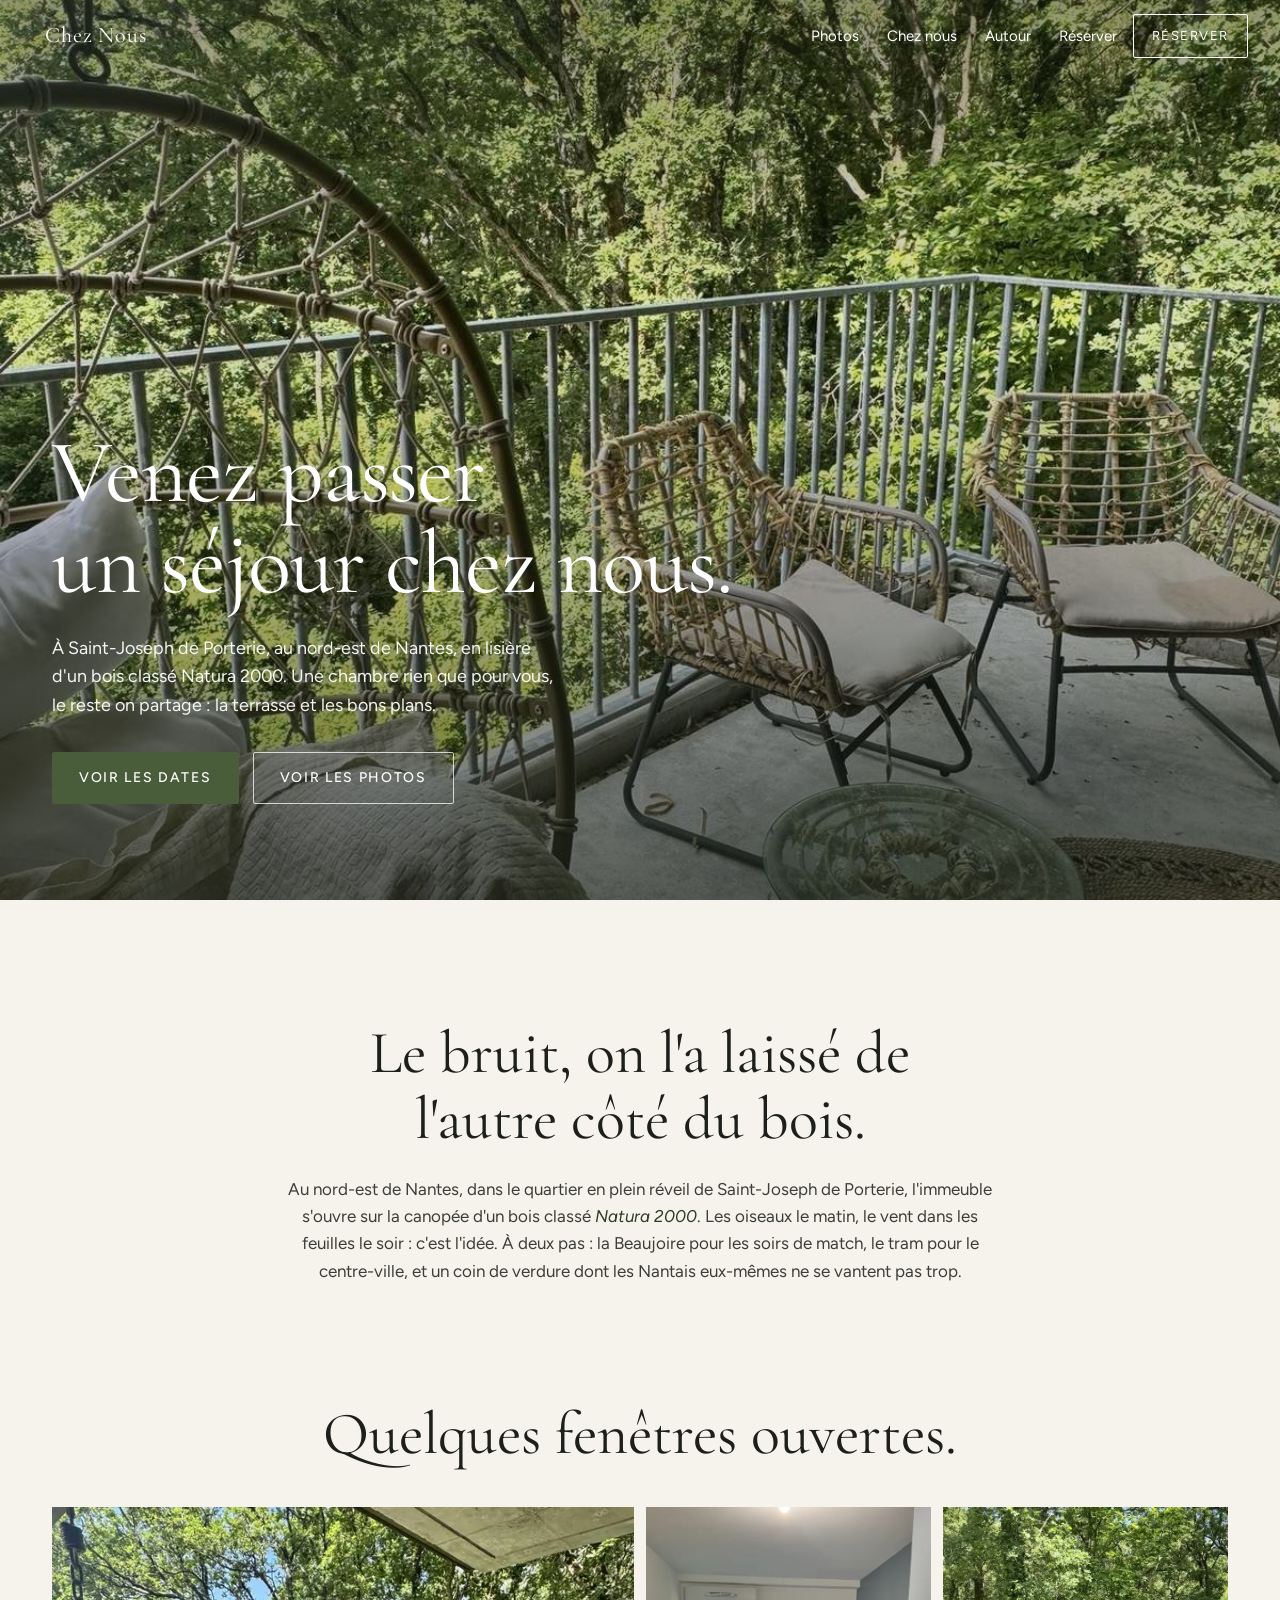
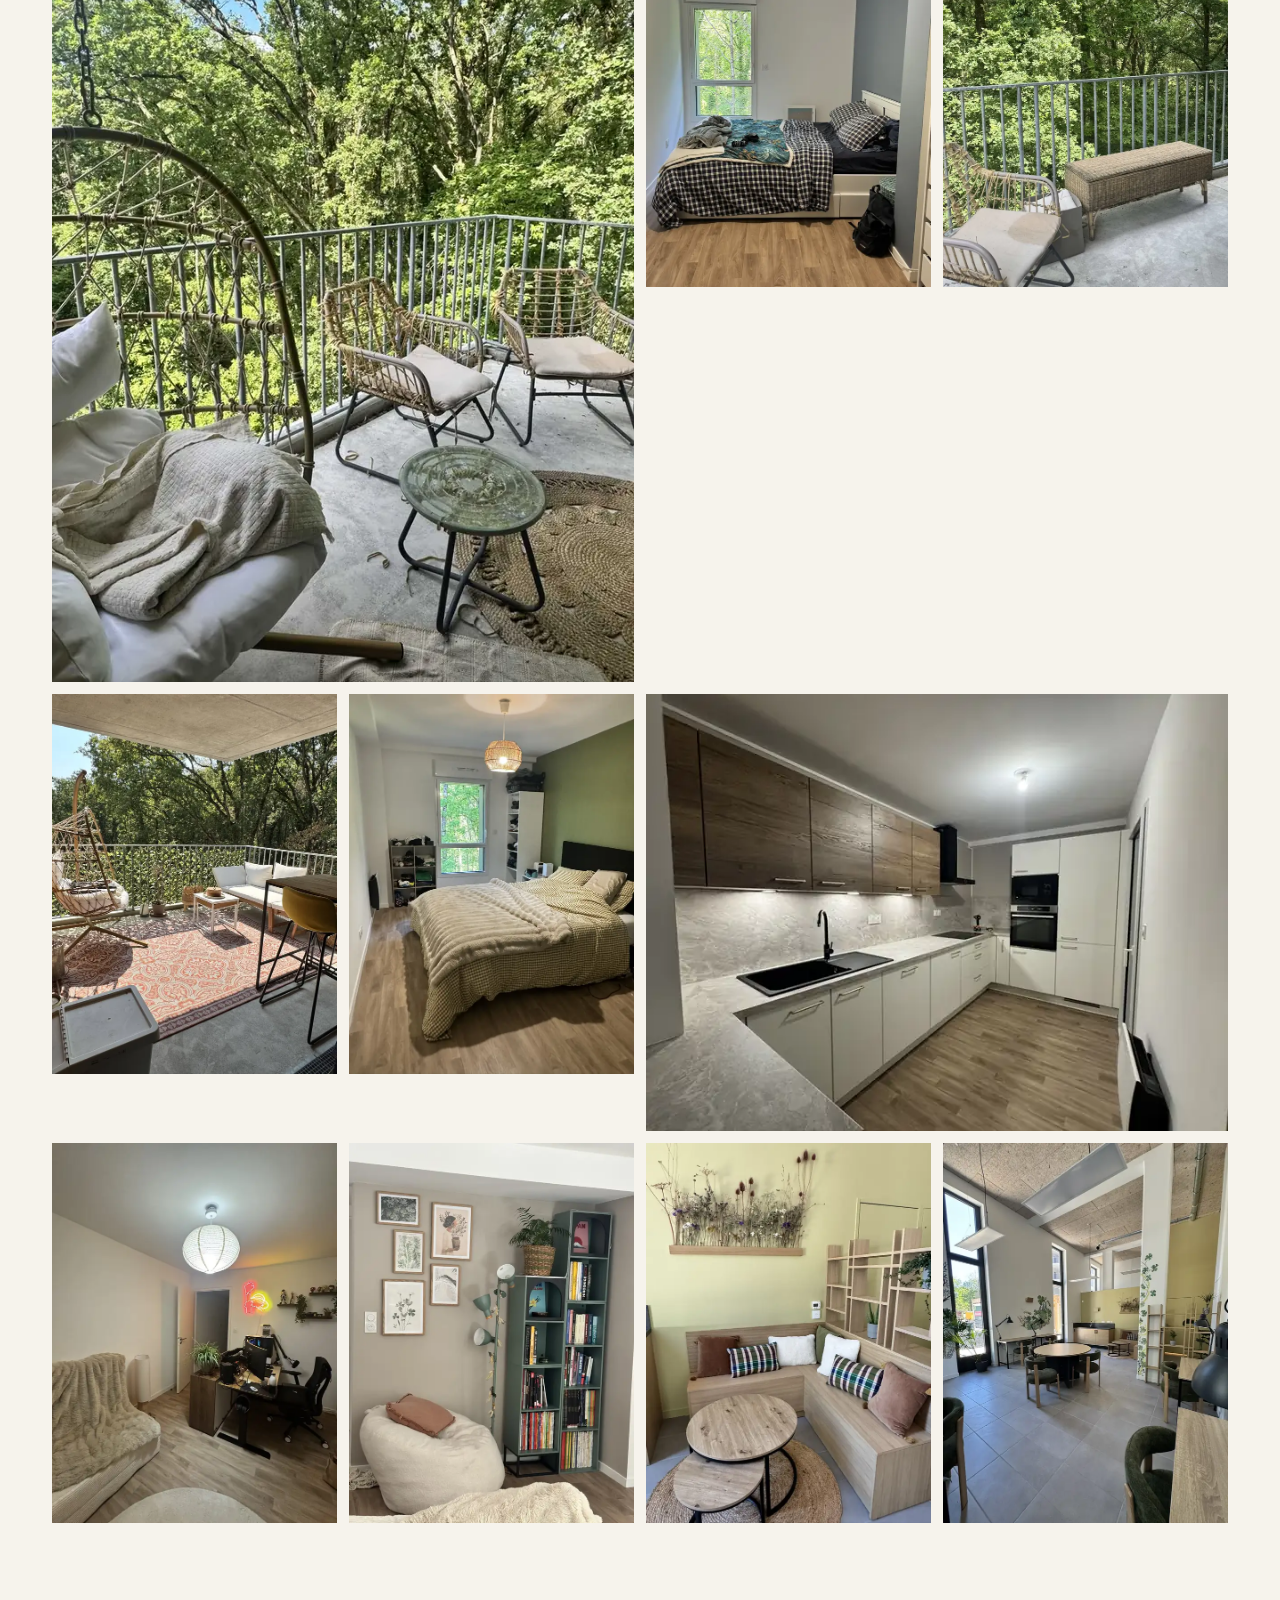
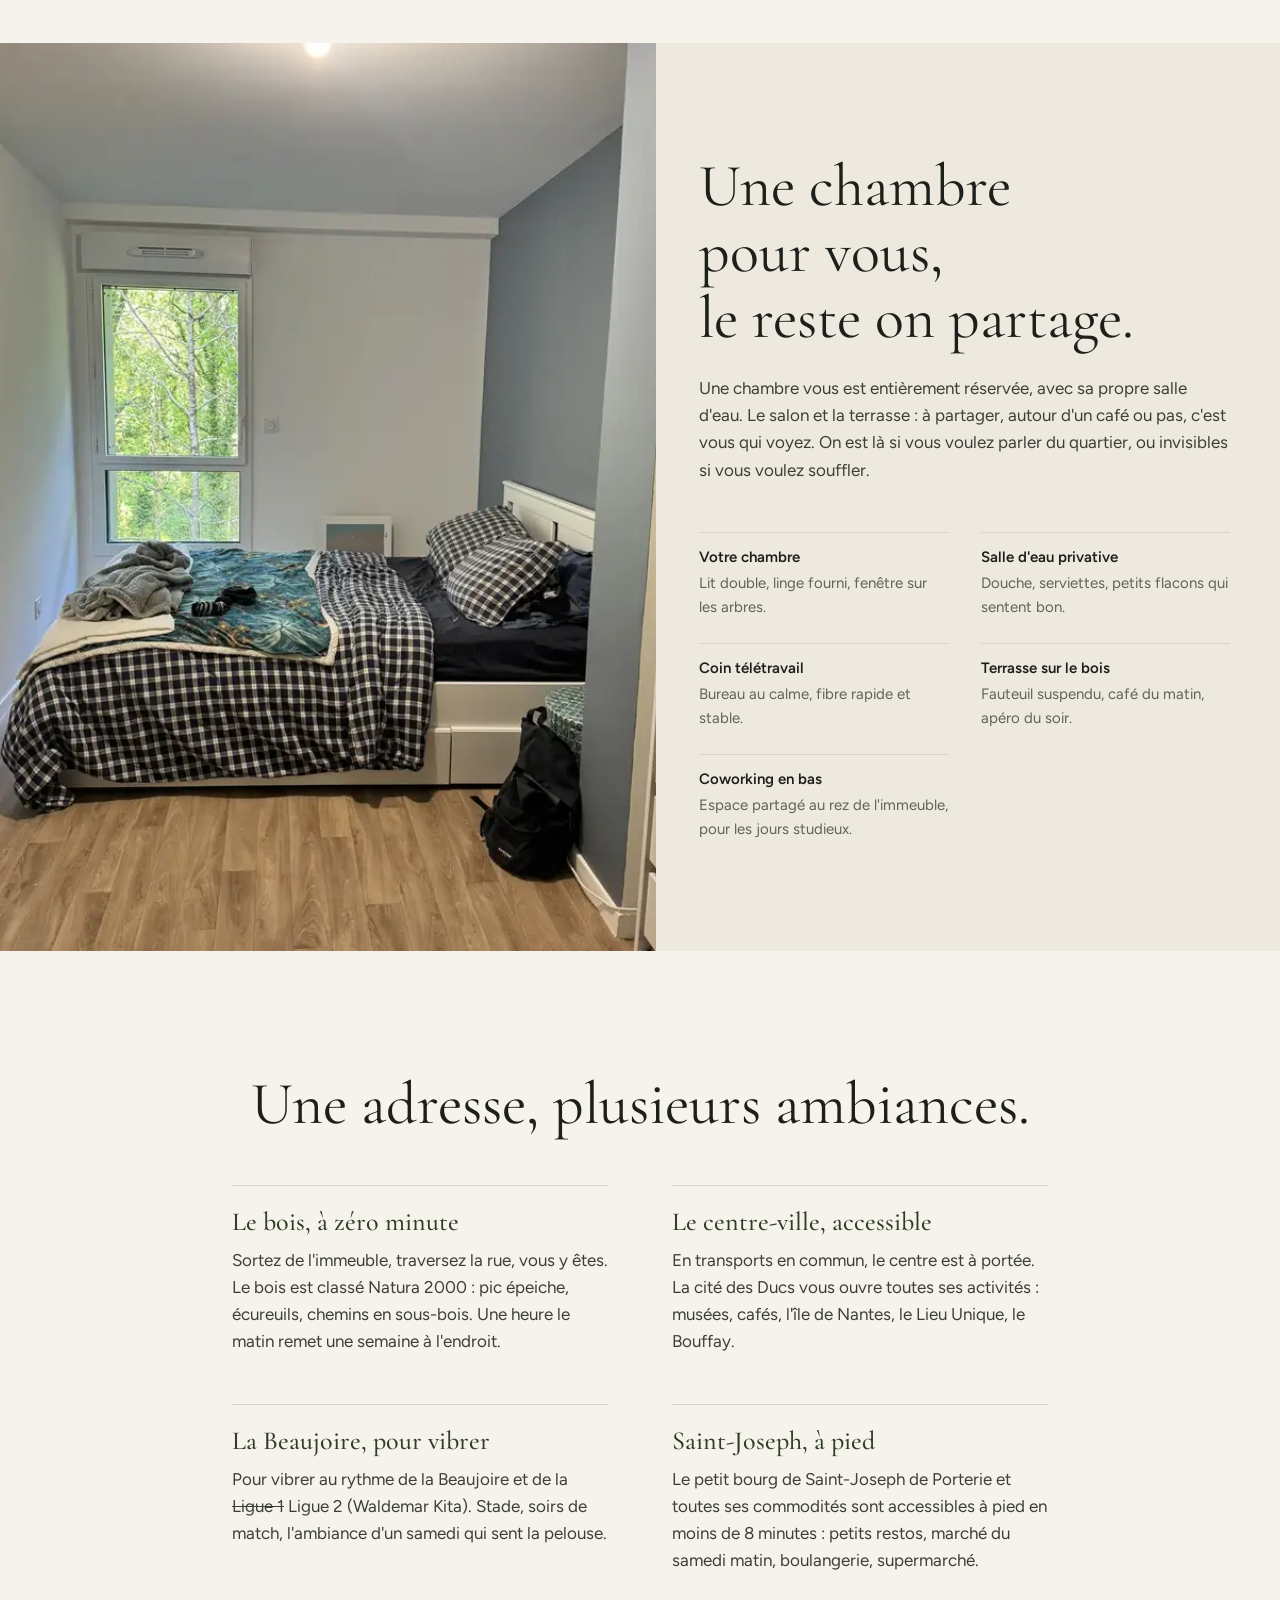
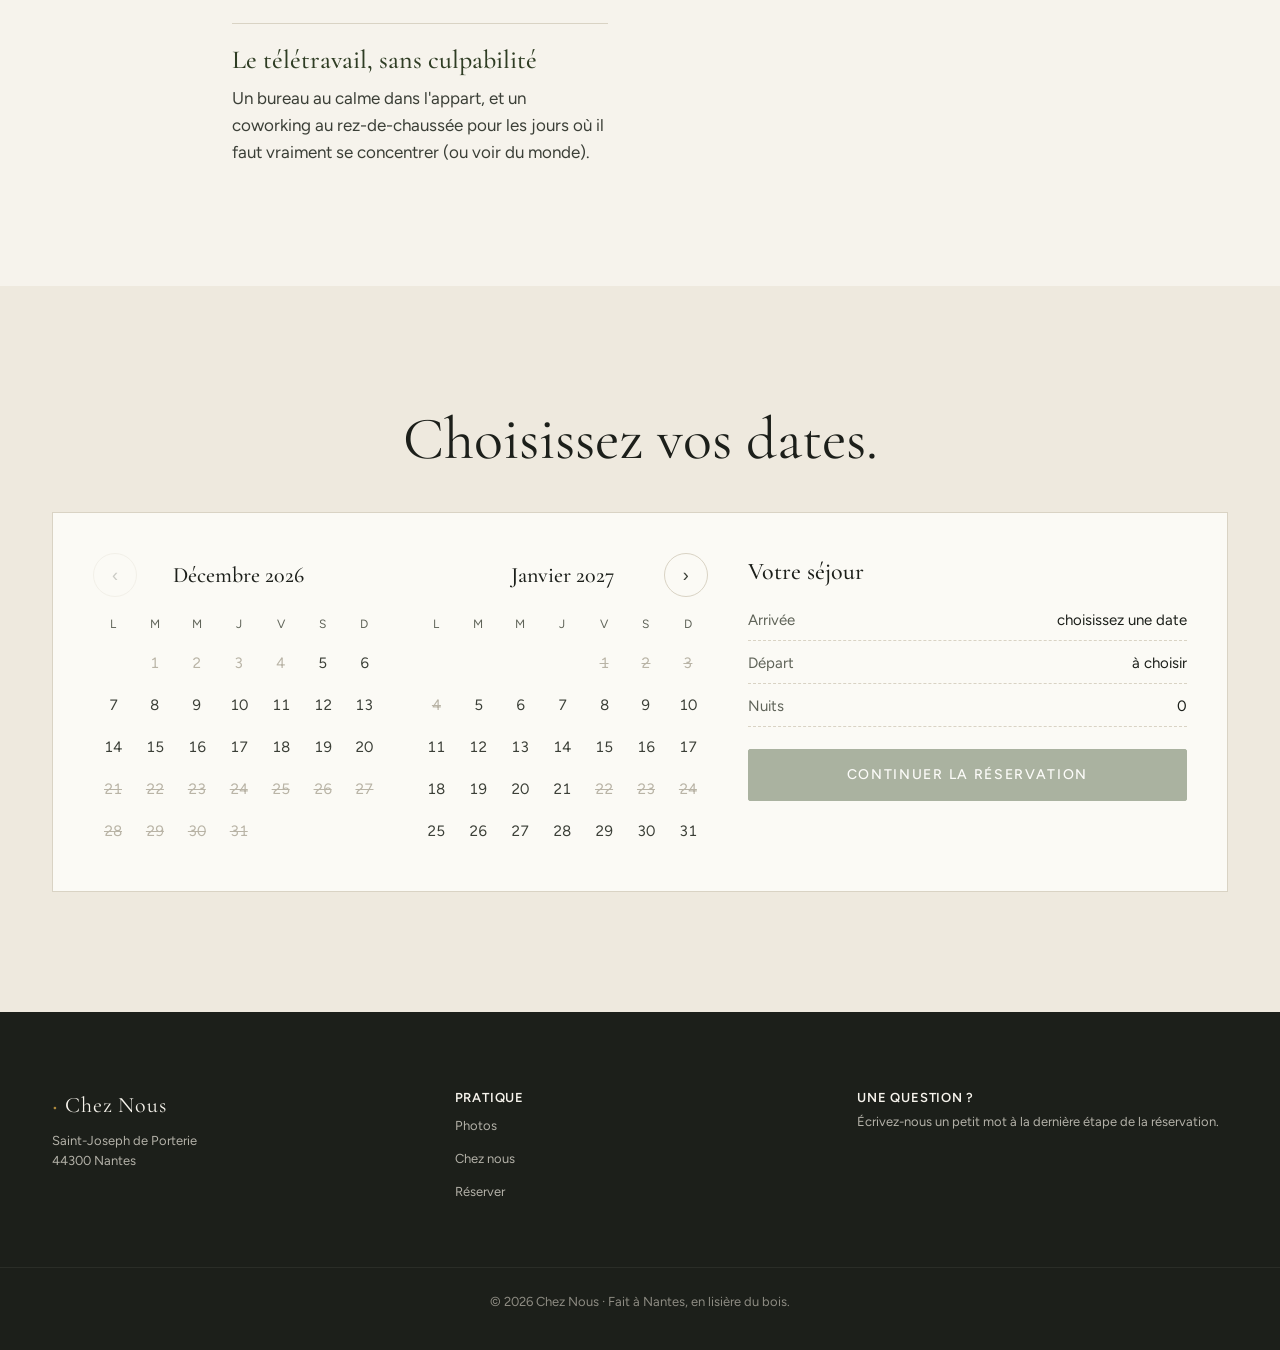
<file: index.html>
<!doctype html>
<html lang="fr">
  <head>
    <meta charset="utf-8" />
    <meta name="viewport" content="width=device-width, initial-scale=1" />
    <title>Chez Nous · Une parenthèse verte aux portes de Nantes</title>
    <meta
      name="description"
      content="Séjour chez nous au nord-est de Nantes, en lisière d'un bois Natura 2000 : une chambre rien que pour vous, salle d'eau privative, grande terrasse sur les arbres."
    />
    <!-- Site pour les proches : pas dans les moteurs de recherche -->
    <meta name="robots" content="noindex, nofollow" />
    <!-- Aperçu quand le lien est partagé (WhatsApp, SMS…) -->
    <meta property="og:type" content="website" />
    <meta property="og:locale" content="fr_FR" />
    <meta property="og:title" content="Venez passer un séjour chez nous" />
    <meta property="og:description" content="Une chambre pour vous en lisière d'un bois Natura 2000, aux portes de Nantes." />
    <meta property="og:url" content="https://chez-moi-woad.vercel.app/" />
    <meta property="og:image" content="https://chez-moi-woad.vercel.app/images/og.jpg" />
    <meta property="og:image:width" content="1200" />
    <meta property="og:image:height" content="630" />
    <meta name="twitter:card" content="summary_large_image" />
    <meta name="theme-color" content="#2f3d24" />
    <link rel="icon" href="data:image/svg+xml,%3Csvg xmlns='http://www.w3.org/2000/svg' viewBox='0 0 32 32'%3E%3Ccircle cx='16' cy='16' r='14' fill='%234a5d3a'/%3E%3Ccircle cx='16' cy='16' r='5' fill='%23b08a3e'/%3E%3C/svg%3E" />
    <link rel="preconnect" href="https://fonts.googleapis.com" />
    <link rel="preconnect" href="https://fonts.gstatic.com" crossorigin />
    <link
      href="https://fonts.googleapis.com/css2?family=Cormorant+Garamond:wght@400;500&family=Figtree:wght@400;500;600&display=swap"
      rel="stylesheet"
    />
    <link rel="preload" as="image" href="images/terrasse-640.webp" imagesrcset="images/terrasse-640.webp 640w, images/terrasse.jpg 1200w" imagesizes="100vw" fetchpriority="high" />
    <link rel="stylesheet" href="styles.css" />
  </head>
  <body>
    <a class="skip-link" href="#reserver">Aller au calendrier</a>
    <header class="nav" id="nav">
      <a class="brand" href="#top">
        <span class="brand-mark" aria-hidden="true">·</span>
        <span class="brand-name">Chez&nbsp;Nous</span>
      </a>
      <nav class="nav-links" id="nav-links" aria-label="Sections">
        <a href="#galerie">Photos</a>
        <a href="#chez-nous">Chez nous</a>
        <a href="#autour">Autour</a>
        <a href="#reserver">Réserver</a>
      </nav>
      <a class="nav-cta" href="#reserver">Réserver</a>
      <button class="nav-toggle" id="nav-toggle" type="button" aria-expanded="false" aria-controls="nav-links">
        Menu
      </button>
    </header>

    <main id="top">
      <section class="hero">
        <img
          class="hero-img"
          src="images/terrasse.jpg"
          srcset="images/terrasse-640.webp 640w, images/terrasse.jpg 1200w"
          sizes="100vw"
          width="1200"
          height="1600"
          fetchpriority="high"
          alt="Terrasse avec fauteuil suspendu, vue sur le bois"
        />
        <div class="hero-overlay"></div>
        <div class="hero-content">
          <h1>
            Venez passer<br />
            un séjour chez&nbsp;nous.
          </h1>
          <p class="lede">
            À Saint-Joseph de Porterie, au nord-est de Nantes, en lisière d'un bois classé
            Natura&nbsp;2000. Une chambre rien que pour vous, le reste on partage&nbsp;: la
            terrasse et les bons plans.
          </p>
          <div class="hero-cta">
            <a href="#reserver" class="btn btn-primary">Voir les dates</a>
            <a href="#galerie" class="btn btn-ghost">Voir les photos</a>
          </div>
        </div>
      </section>

      <section class="intro" id="lieu">
        <div class="container narrow">
          <h2 class="display center">Le bruit, on l'a laissé&nbsp;de l'autre côté du bois.</h2>
          <p class="prose">
            Au nord-est de Nantes, dans le quartier en plein réveil de Saint-Joseph de Porterie,
            l'immeuble s'ouvre sur la canopée d'un bois classé&nbsp;<em>Natura&nbsp;2000</em>. Les
            oiseaux le matin, le vent dans les feuilles le soir&nbsp;: c'est l'idée. À deux
            pas&nbsp;: la Beaujoire pour les soirs de match, le tram pour le centre-ville, et un coin
            de verdure dont les Nantais eux-mêmes ne se vantent pas&nbsp;trop.
          </p>
        </div>
      </section>

      <section class="gallery" id="galerie" aria-labelledby="galerie-titre">
        <div class="container">
          <h2 class="display center" id="galerie-titre">Quelques fenêtres ouvertes.</h2>
        </div>
        <div class="gallery-grid">
          <button type="button" class="wide" data-full="images/terrasse.jpg">
            <img src="images/terrasse-640.webp" width="640" height="853" loading="lazy" alt="Terrasse avec fauteuil suspendu et vue sur le bois" />
          </button>
          <button type="button" data-full="images/chambre.jpg">
            <img src="images/chambre-640.webp" width="640" height="853" loading="lazy" alt="La chambre d'amis, fenêtre côté bois" />
          </button>
          <button type="button" data-full="images/bois.jpg">
            <img src="images/bois-640.webp" width="640" height="853" loading="lazy" alt="Le bois Natura 2000 depuis la terrasse" />
          </button>
          <button type="button" data-full="images/terrasse-2.jpg">
            <img src="images/terrasse-2-640.webp" width="640" height="853" loading="lazy" alt="La terrasse, salon de jardin et tapis face au bois" />
          </button>
          <button type="button" data-full="images/chambre-nous.jpg">
            <img src="images/chambre-nous-640.webp" width="640" height="853" loading="lazy" alt="Chambre mur vert, ambiance cocon" />
          </button>
          <button type="button" class="wide" data-full="images/cuisine.jpg">
            <img src="images/cuisine-640.webp" width="640" height="480" loading="lazy" alt="Cuisine moderne en bois et blanc" />
          </button>
          <button type="button" data-full="images/bureau.jpg">
            <img src="images/bureau-640.webp" width="640" height="853" loading="lazy" alt="Le bureau, coin télétravail avec écran et fauteuil" />
          </button>
          <button type="button" data-full="images/coin-lecture.jpg">
            <img src="images/coin-lecture-640.webp" width="640" height="853" loading="lazy" alt="Coin lecture, pouf, bibliothèque verte et cadres végétaux" />
          </button>
          <button type="button" data-full="images/coworking.jpg">
            <img src="images/coworking-640.webp" width="640" height="853" loading="lazy" alt="Coworking, coin salon mur jaune" />
          </button>
          <button type="button" data-full="images/coworking-2.jpg">
            <img src="images/coworking-2-640.webp" width="640" height="853" loading="lazy" alt="Coworking, vue d'ensemble avec table ronde et plantes" />
          </button>
        </div>
      </section>

      <section class="split" id="chez-nous">
        <div class="split-media">
          <img src="images/chambre-640.webp" srcset="images/chambre-640.webp 640w, images/chambre.jpg 1500w" sizes="(max-width: 900px) 100vw, 50vw" width="1500" height="2000" loading="lazy" alt="La chambre d'amis, vue sur les arbres" />
        </div>
        <div class="split-text">
          <h2 class="display">Une chambre pour vous,<br />le reste on partage.</h2>
          <p class="prose">
            Une chambre vous est entièrement réservée, avec sa propre salle d'eau. Le salon et la
            terrasse&nbsp;: à partager, autour d'un café ou pas, c'est vous qui voyez. On est là si
            vous voulez parler du quartier, ou&nbsp;invisibles si vous voulez souffler.
          </p>
          <ul class="features">
            <li><strong>Votre chambre</strong> Lit double, linge fourni, fenêtre sur les arbres.</li>
            <li><strong>Salle d'eau privative</strong> Douche, serviettes, petits flacons qui sentent bon.</li>
            <li><strong>Coin télétravail</strong> Bureau au calme, fibre rapide et stable.</li>
            <li><strong>Terrasse sur le bois</strong> Fauteuil suspendu, café du matin, apéro du soir.</li>
            <li><strong>Coworking en bas</strong> Espace partagé au rez de l'immeuble, pour les jours studieux.</li>
          </ul>
        </div>
      </section>

      <section class="autour" id="autour">
        <div class="container narrow">
          <h2 class="display center">Une adresse, plusieurs ambiances.</h2>
          <div class="around-grid">
            <article>
              <h3>Le bois, à zéro minute</h3>
              <p>
                Sortez de l'immeuble, traversez la rue, vous y êtes. Le bois est classé
                Natura&nbsp;2000&nbsp;: pic épeiche, écureuils, chemins en sous-bois. Une heure le
                matin remet une semaine à l'endroit.
              </p>
            </article>
            <article>
              <h3>Le centre-ville, accessible</h3>
              <p>
                En transports en commun, le centre est à portée. La cité des Ducs vous ouvre toutes
                ses activités&nbsp;: musées, cafés, l'île de Nantes, le Lieu Unique, le Bouffay.
              </p>
            </article>
            <article>
              <h3>La Beaujoire, pour vibrer</h3>
              <p>
                Pour vibrer au rythme de la Beaujoire et de la <s>Ligue&nbsp;1</s> Ligue&nbsp;2
                (Waldemar&nbsp;Kita). Stade, soirs de match, l'ambiance d'un samedi qui sent la
                pelouse.
              </p>
            </article>
            <article>
              <h3>Saint-Joseph, à pied</h3>
              <p>
                Le petit bourg de Saint-Joseph de Porterie et toutes ses commodités sont accessibles
                à pied en moins de 8&nbsp;minutes&nbsp;: petits restos, marché du samedi matin,
                boulangerie, supermarché.
              </p>
            </article>
            <article>
              <h3>Le télétravail, sans culpabilité</h3>
              <p>
                Un bureau au calme dans l'appart, et un coworking au rez-de-chaussée pour les jours
                où il faut vraiment se concentrer (ou voir du monde).
              </p>
            </article>
          </div>
        </div>
      </section>

      <section class="booking" id="reserver" aria-labelledby="reserver-titre">
        <div class="container">
          <h2 class="display center" id="reserver-titre">Choisissez vos dates.</h2>
          <div class="booking-shell">
            <div class="calendar" id="calendar" role="group" aria-label="Calendrier de disponibilité"></div>
            <aside class="booking-summary" aria-live="polite">
              <h3>Votre séjour</h3>
              <dl>
                <div><dt>Arrivée</dt><dd id="sum-in">choisissez une date</dd></div>
                <div><dt>Départ</dt><dd id="sum-out">à choisir</dd></div>
                <div><dt>Nuits</dt><dd id="sum-nights">0</dd></div>
              </dl>
              <form class="booking-form" id="booking-form" novalidate>
                <button type="submit" class="btn btn-primary btn-block" disabled id="submit-btn">
                  Continuer la réservation
                </button>
              </form>
            </aside>
          </div>
        </div>
      </section>
    </main>

    <footer class="footer">
      <div class="container footer-grid">
        <div>
          <p class="brand">
            <span class="brand-mark" aria-hidden="true">·</span>
            <span class="brand-name">Chez&nbsp;Nous</span>
          </p>
          <p class="tiny">Saint-Joseph de Porterie<br />44300 Nantes</p>
        </div>
        <div>
          <p class="tiny strong">Pratique</p>
          <p class="tiny"><a href="#galerie">Photos</a></p>
          <p class="tiny"><a href="#chez-nous">Chez nous</a></p>
          <p class="tiny"><a href="reserver.html">Réserver</a></p>
        </div>
        <div>
          <p class="tiny strong">Une question&nbsp;?</p>
          <p class="tiny">Écrivez-nous un petit mot à la dernière étape de la réservation.</p>
        </div>
      </div>
      <p class="footer-bottom tiny">© 2026 Chez Nous · Fait à Nantes, en lisière du bois.</p>
    </footer>

    <a class="mobile-bar" id="mobile-bar" href="#reserver">Voir les dates</a>

    <dialog class="lightbox" id="lightbox" aria-label="Photo agrandie">
      <img alt="" />
      <button type="button" class="lb-close" aria-label="Fermer">×</button>
      <button type="button" class="lb-prev" aria-label="Photo précédente">‹</button>
      <button type="button" class="lb-next" aria-label="Photo suivante">›</button>
    </dialog>

    <script src="calendar.js" defer></script>
    <script src="script.js" defer></script>
  </body>
</html>
</file>
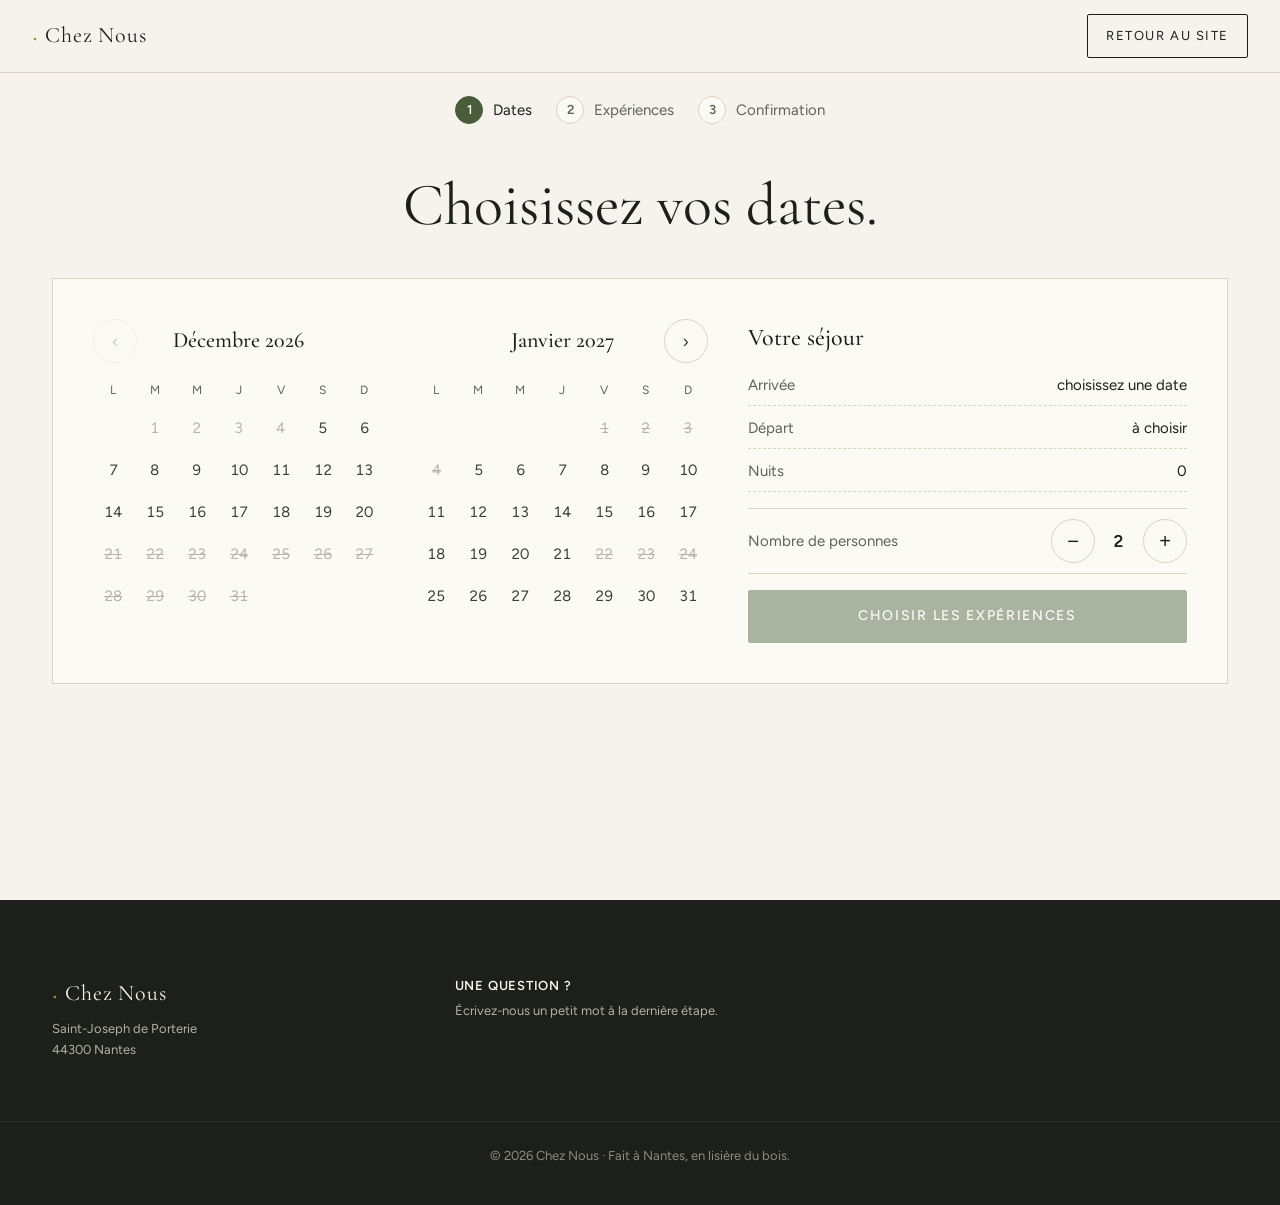
<file: reserver.html>
<!doctype html>
<html lang="fr">
  <head>
    <meta charset="utf-8" />
    <meta name="viewport" content="width=device-width, initial-scale=1" />
    <title>Réserver · Chez Nous</title>
    <meta name="description" content="Choisissez vos dates pour un séjour Chez Nous, aux portes de Nantes." />
    <meta name="robots" content="noindex, nofollow" />
    <meta property="og:title" content="Réserver un séjour chez nous" />
    <meta property="og:image" content="https://chez-moi-woad.vercel.app/images/og.jpg" />
    <meta name="twitter:card" content="summary_large_image" />
    <meta name="theme-color" content="#2f3d24" />
    <link rel="icon" href="data:image/svg+xml,%3Csvg xmlns='http://www.w3.org/2000/svg' viewBox='0 0 32 32'%3E%3Ccircle cx='16' cy='16' r='14' fill='%234a5d3a'/%3E%3Ccircle cx='16' cy='16' r='5' fill='%23b08a3e'/%3E%3C/svg%3E" />
    <link rel="preconnect" href="https://fonts.googleapis.com" />
    <link rel="preconnect" href="https://fonts.gstatic.com" crossorigin />
    <link
      href="https://fonts.googleapis.com/css2?family=Cormorant+Garamond:wght@400;500&family=Figtree:wght@400;500;600&display=swap"
      rel="stylesheet"
    />
    <link rel="stylesheet" href="styles.css" />
  </head>
  <body class="reserver-page">
    <header class="nav scrolled" id="nav">
      <a class="brand" href="index.html">
        <span class="brand-mark" aria-hidden="true">·</span>
        <span class="brand-name">Chez&nbsp;Nous</span>
      </a>
      <a class="nav-cta nav-cta-always" href="index.html">Retour au site</a>
    </header>

    <main class="reserver-main">
      <div class="container narrow">
        <ol class="steps" aria-label="Étapes de la réservation">
          <li class="step active" data-step="1" aria-current="step"><span>1</span> Dates</li>
          <li class="step" data-step="2"><span>2</span> Expériences</li>
          <li class="step" data-step="3"><span>3</span> Confirmation</li>
        </ol>
      </div>

      <section class="step-panel" id="step-1">
        <div class="container">
          <h1 class="display center" tabindex="-1">Choisissez vos dates.</h1>

          <div class="booking-shell">
            <div class="calendar" id="calendar" role="group" aria-label="Calendrier de disponibilité"></div>
            <aside class="booking-summary" aria-live="polite">
              <h3>Votre séjour</h3>
              <dl>
                <div><dt>Arrivée</dt><dd id="sum-in">choisissez une date</dd></div>
                <div><dt>Départ</dt><dd id="sum-out">à choisir</dd></div>
                <div><dt>Nuits</dt><dd id="sum-nights">0</dd></div>
              </dl>

              <div class="people-picker">
                <span class="people-label" id="people-label">Nombre de personnes</span>
                <div class="people-controls" role="group" aria-labelledby="people-label">
                  <button type="button" class="people-btn" id="people-minus" aria-label="Une personne de moins">−</button>
                  <span class="people-count" id="people-count" aria-live="polite">2</span>
                  <button type="button" class="people-btn" id="people-plus" aria-label="Une personne de plus">+</button>
                </div>
              </div>

              <button type="button" class="btn btn-primary btn-block" id="to-step-2" disabled>
                Choisir les expériences
              </button>
            </aside>
          </div>
        </div>
      </section>

      <section class="step-panel" id="step-2" hidden>
        <div class="container">
          <h1 class="display center" tabindex="-1">Une expérience à vivre&nbsp;?</h1>
          <p class="prose center">
            Choisissez une ou plusieurs ambiances. Des créneaux vous seront proposés pendant votre
            séjour pour les réaliser.
          </p>

          <div class="packs-grid">
            <label class="pack-card" data-pack="beaujoire">
              <input type="checkbox" name="pack" value="beaujoire" />
              <span class="pack-tag">Divertissement</span>
              <h3>Soirée à la Beaujoire</h3>
              <p>
                Un superbe match en Ligue&nbsp;2, contre le Red Star (fuck Kita). Kebab chez Doré
                &amp; Grillé inclus avant le coup d'envoi.
              </p>
            </label>

            <label class="pack-card" data-pack="otaku">
              <input type="checkbox" name="pack" value="otaku" />
              <span class="pack-tag">Divertissement</span>
              <h3>Pack Otaku</h3>
              <p>
                Gaming et animé en perspective. Jeu vidéo de votre choix sur grand écran, puis un
                shōnen à regarder ensemble. Sushi inclus.
              </p>
            </label>

            <label class="pack-card" data-pack="cocooning">
              <input type="checkbox" name="pack" value="cocooning" />
              <span class="pack-tag">Cocooning</span>
              <h3>Soirée canapé</h3>
              <p>
                Le canapé moelleux, un gros plaid, des tisanes et boissons chaudes à volonté. Pour
                les soirs où on ne veut rien faire d'autre.
              </p>
            </label>
          </div>

          <div class="step-actions">
            <button type="button" class="btn btn-ghost" id="back-to-1">Retour aux dates</button>
            <button type="button" class="btn btn-primary" id="to-step-3">Passer à la confirmation</button>
          </div>
        </div>
      </section>

      <section class="step-panel" id="step-3" hidden>
        <div class="container narrow">
          <h1 class="display center" tabindex="-1">On y est presque.</h1>
          <p class="prose center">Vérifiez les détails, puis envoyez-nous votre demande par mail.</p>

          <form class="booking-form" id="confirm-form" novalidate>
            <label>
              <span>Nom</span>
              <input type="text" name="name" required autocomplete="name" />
            </label>
            <label>
              <span>Email</span>
              <input type="email" name="email" required autocomplete="email" />
            </label>

            <fieldset class="travel-fieldset">
              <legend>Comment venez-vous&nbsp;?</legend>
              <div class="travel-options">
                <label class="travel-opt">
                  <input type="radio" name="travel" value="train" required />
                  <span>Train</span>
                </label>
                <label class="travel-opt">
                  <input type="radio" name="travel" value="voiture" />
                  <span>Voiture</span>
                </label>
                <label class="travel-opt">
                  <input type="radio" name="travel" value="avion" />
                  <span>Avion</span>
                </label>
              </div>

              <div class="travel-ticket" id="ticket-block" hidden>
                <p class="tiny">Votre billet est-il déjà pris&nbsp;?</p>
                <div class="travel-options">
                  <label class="travel-opt">
                    <input type="radio" name="ticket" value="oui" />
                    <span>Oui</span>
                  </label>
                  <label class="travel-opt">
                    <input type="radio" name="ticket" value="non" />
                    <span>Non, pas encore</span>
                  </label>
                </div>

                <label class="arrival-time" id="arrival-block" hidden>
                  <span id="arrival-label">Heure d'arrivée à la gare</span>
                  <input type="time" name="arrival" />
                </label>
              </div>
            </fieldset>

            <label>
              <span>Un petit mot&nbsp;? (facultatif)</span>
              <textarea name="note" rows="3" placeholder="Anniversaire, escapade, soirée match…"></textarea>
            </label>

            <div class="recap" id="recap">
              <div class="recap-row"><span>Arrivée</span><strong id="r-in">à choisir</strong></div>
              <div class="recap-row"><span>Départ</span><strong id="r-out">à choisir</strong></div>
              <div class="recap-row"><span id="r-nights-label">Nuits</span><strong id="r-nights-sub">0&nbsp;€</strong></div>
              <div class="recap-row"><span>Personnes</span><strong id="r-people">2</strong></div>
              <div class="recap-packs" id="r-packs"></div>
              <div class="recap-row recap-subtotal"><span>Sous-total</span><strong id="r-subtotal">0&nbsp;€</strong></div>
              <div class="recap-row recap-final">
                <span>Total à régler</span>
                <span class="final-prices"><s id="r-strike">0&nbsp;€</s><strong>0&nbsp;€</strong></span>
              </div>
              <p class="promo-note">Allez comme vous êtes de la famille c'est gratuit&nbsp;;)</p>
            </div>

            <p class="form-error" id="form-error" role="alert" hidden></p>

            <div class="step-actions">
              <button type="button" class="btn btn-ghost" id="back-to-2">Retour aux expériences</button>
              <button type="submit" class="btn btn-primary">Envoyer ma demande par mail</button>
            </div>
          </form>

          <div class="sent" id="sent" tabindex="-1" hidden>
            <h2 class="display">Dernière étape&nbsp;: envoyez le mail.</h2>
            <p class="prose">
              Votre messagerie s'ouvre avec la demande déjà écrite&nbsp;: il ne reste qu'à
              l'envoyer. On revient vers vous très vite.
            </p>
            <p class="prose">
              Rien ne s'est ouvert&nbsp;? <a id="sent-mailto" href="#">Rouvrir le mail</a>, ou
              copiez le récapitulatif et envoyez-le à <strong>tfb27@hotmail.fr</strong>.
            </p>
            <pre class="sent-recap" id="sent-recap"></pre>
            <div class="step-actions">
              <button type="button" class="btn btn-ghost" id="edit-request">Modifier ma demande</button>
              <button type="button" class="btn btn-primary" id="copy-recap">Copier le récapitulatif</button>
            </div>
          </div>
        </div>
      </section>
    </main>

    <footer class="footer">
      <div class="container footer-grid">
        <div>
          <p class="brand">
            <span class="brand-mark" aria-hidden="true">·</span>
            <span class="brand-name">Chez&nbsp;Nous</span>
          </p>
          <p class="tiny">Saint-Joseph de Porterie<br />44300 Nantes</p>
        </div>
        <div>
          <p class="tiny strong">Une question&nbsp;?</p>
          <p class="tiny">Écrivez-nous un petit mot à la dernière étape.</p>
        </div>
      </div>
      <p class="footer-bottom tiny">© 2026 Chez Nous · Fait à Nantes, en lisière du bois.</p>
    </footer>

    <script src="calendar.js" defer></script>
    <script src="reserver.js" defer></script>
  </body>
</html>
</file>
<file: styles.css>
:root {
  --bg: #f6f3ec;
  --bg-2: #eee9de;
  --ink: #1c1f1a;
  --ink-2: #3b3f37;
  --muted: #5f6358;
  --line: #d9d3c4;
  --accent: #4a5d3a;
  --accent-2: #2f3d24;
  --gold: #b08a3e;
  --white: #fbfaf5;
  --radius: 2px;
  --maxw: 1240px;
  --ease: cubic-bezier(0.2, 0.7, 0.2, 1);
  --display: "Cormorant Garamond", "Times New Roman", serif;
  --body: "Figtree", system-ui, -apple-system, "Segoe UI", sans-serif;
}

* { box-sizing: border-box; }
html { scroll-behavior: smooth; overflow-x: clip; }

body {
  margin: 0;
  overflow-x: clip;
  font-family: var(--body);
  background: var(--bg);
  color: var(--ink);
  font-size: 17px;
  line-height: 1.6;
  -webkit-font-smoothing: antialiased;
}

img { display: block; max-width: 100%; height: auto; }
a { color: inherit; text-decoration: none; }
a:hover { color: var(--accent-2); }
.prose a { text-decoration: underline; text-underline-offset: 3px; }

:focus-visible { outline: 2px solid var(--gold); outline-offset: 3px; }
[tabindex="-1"]:focus { outline: none; }

.skip-link {
  position: absolute; left: 16px; top: -60px; z-index: 100;
  background: var(--ink); color: #fff; padding: 10px 16px;
}
.skip-link:focus { top: 16px; color: #fff; }

.container { width: 100%; max-width: var(--maxw); margin: 0 auto; padding: 0 32px; }
.container.narrow { max-width: 880px; }

.display {
  font-family: var(--display);
  font-weight: 400;
  font-size: clamp(34px, 5vw, 60px);
  line-height: 1.1;
  margin: 0 0 24px;
  color: var(--ink);
  text-wrap: balance;
}
.display.center { text-align: center; }
em { font-style: italic; color: var(--accent-2); }

.prose { font-size: 17px; color: var(--ink-2); max-width: 64ch; margin: 0 auto 16px; }
.prose.center { text-align: center; }

/* ---------- Nav ---------- */
.nav {
  position: fixed; top: 0; left: 0; right: 0; z-index: 50;
  display: flex; align-items: center; justify-content: space-between; gap: 16px;
  padding: 14px 32px;
  color: #fff;
  border-bottom: 1px solid transparent;
  transition: background 0.3s var(--ease), color 0.3s var(--ease), border-color 0.3s var(--ease);
}
.nav.scrolled, .nav.open {
  background: rgba(246, 243, 236, 0.94);
  backdrop-filter: saturate(140%) blur(10px);
  -webkit-backdrop-filter: saturate(140%) blur(10px);
  color: var(--ink);
  border-bottom-color: var(--line);
}
.brand {
  font-family: var(--display);
  font-size: 22px;
  letter-spacing: 0.04em;
  display: inline-flex; align-items: center; gap: 6px;
  margin-right: auto;
}
.brand-mark { color: var(--gold); font-size: 30px; line-height: 0; }
.nav-links { display: flex; gap: 28px; font-size: 15px; }
.nav-links a { padding: 10px 0; }
.nav-cta, .nav-toggle {
  border: 1px solid currentColor;
  padding: 10px 18px;
  min-height: 44px;
  border-radius: var(--radius);
  font: inherit;
  font-size: 13px;
  letter-spacing: 0.12em;
  text-transform: uppercase;
  background: none;
  color: inherit;
  display: inline-flex; align-items: center;
}
@media (hover: hover) { .nav-cta:hover { background: currentColor; color: var(--bg); } }
.nav-toggle { display: none; cursor: pointer; }

@media (max-width: 760px) {
  .nav { padding: 10px 16px; }
  .nav-cta { display: none; }
  .nav-cta-always { display: inline-flex; }
  .nav-toggle { display: inline-flex; }
  .nav-links {
    display: none;
    position: absolute; top: 100%; left: 0; right: 0;
    flex-direction: column; gap: 0;
    background: var(--bg);
    border-bottom: 1px solid var(--line);
    padding: 8px 16px 16px;
  }
  .nav.open .nav-links { display: flex; }
  .nav-links a { padding: 12px 0; border-bottom: 1px solid var(--line); }
}

/* ---------- Hero ---------- */
.hero {
  position: relative;
  min-height: 100vh;
  min-height: 100dvh;
  display: flex; align-items: flex-end;
  color: #fff;
  overflow: hidden;
}
.hero-img { position: absolute; inset: 0; width: 100%; height: 100%; object-fit: cover; }
.hero-overlay {
  position: absolute; inset: 0;
  background: linear-gradient(180deg, rgba(20, 25, 15, 0.45) 0%, rgba(20, 25, 15, 0.1) 35%, rgba(20, 25, 15, 0.65) 100%);
}
.hero-content {
  position: relative; z-index: 2;
  padding: 140px 32px 96px;
  max-width: var(--maxw); margin: 0 auto; width: 100%;
}
.hero h1 {
  font-family: var(--display);
  font-weight: 400;
  font-size: clamp(44px, 7vw, 92px);
  line-height: 1.02;
  letter-spacing: -0.01em;
  margin: 0 0 24px;
  max-width: 16ch;
}
.lede { font-size: clamp(17px, 1.4vw, 20px); max-width: 46ch; color: rgba(255, 255, 255, 0.94); margin: 0 0 32px; }
.hero-cta { display: flex; gap: 14px; flex-wrap: wrap; }

/* ---------- Buttons ---------- */
.btn {
  display: inline-flex; align-items: center; justify-content: center;
  min-height: 48px;
  padding: 14px 26px;
  border-radius: var(--radius);
  font: inherit;
  font-size: 14px;
  font-weight: 500;
  letter-spacing: 0.12em;
  text-transform: uppercase;
  cursor: pointer;
  border: 1px solid transparent;
  transition: transform 0.15s var(--ease), background 0.2s var(--ease), border-color 0.2s var(--ease);
}
.btn:active:not([disabled]) { transform: scale(0.97); }
.btn-primary { background: var(--accent); color: #fff; border-color: var(--accent); }
.btn-primary[disabled] { opacity: 0.45; cursor: not-allowed; }
.btn-ghost { background: transparent; border-color: currentColor; color: inherit; }
.hero .btn-ghost { color: #fff; border-color: rgba(255, 255, 255, 0.75); }
.btn-block { width: 100%; }
@media (hover: hover) {
  .btn-primary:hover:not([disabled]) { background: var(--accent-2); border-color: var(--accent-2); color: #fff; }
  .btn-ghost:hover { background: rgba(127, 127, 110, 0.12); }
}

/* ---------- Intro ---------- */
.intro { padding: 120px 0 40px; text-align: center; }

/* ---------- Galerie + visionneuse ---------- */
.gallery { padding: 60px 0 120px; }
.gallery .container { margin-bottom: 40px; }
.gallery-grid {
  max-width: var(--maxw); margin: 0 auto; padding: 0 32px;
  display: grid;
  grid-template-columns: repeat(4, minmax(0, 1fr));
  gap: 12px;
}
.gallery-grid button {
  padding: 0; border: 0; background: var(--bg-2);
  aspect-ratio: 3 / 4;
  overflow: hidden;
  cursor: zoom-in;
}
.gallery-grid button.wide { grid-column: span 2; aspect-ratio: auto; }
.gallery-grid img { width: 100%; height: 100%; object-fit: cover; transition: transform 0.5s var(--ease); }
@media (hover: hover) { .gallery-grid button:hover img { transform: scale(1.03); } }
@media (max-width: 900px) {
  .gallery-grid { grid-template-columns: repeat(2, minmax(0, 1fr)); padding: 0 16px; gap: 8px; }
  .gallery-grid button.wide { aspect-ratio: 4 / 3; }
}

.lightbox {
  width: 100vw; height: 100dvh; max-width: none; max-height: none;
  margin: 0; padding: 0; border: 0;
  background: rgba(14, 16, 12, 0.94);
}
.lightbox::backdrop { background: rgba(14, 16, 12, 0.94); }
.lightbox[open] { display: flex; align-items: center; justify-content: center; }
.lightbox img { max-width: calc(100vw - 32px); max-height: calc(100dvh - 120px); object-fit: contain; }
.lightbox button {
  position: absolute;
  width: 48px; height: 48px;
  border: 1px solid rgba(255, 255, 255, 0.5); border-radius: 50%;
  background: rgba(0, 0, 0, 0.35); color: #fff;
  font-size: 24px; line-height: 1; cursor: pointer;
}
.lb-close { top: 16px; right: 16px; }
.lb-prev { left: 16px; top: 50%; transform: translateY(-50%); }
.lb-next { right: 16px; top: 50%; transform: translateY(-50%); }
@media (max-width: 760px) {
  .lb-prev, .lb-next { top: auto; bottom: 20px; transform: none; }
}

/* ---------- Split ---------- */
.split { display: grid; grid-template-columns: 1.05fr 1fr; background: var(--bg-2); }
.split-media { min-height: 600px; overflow: hidden; }
.split-media img { width: 100%; height: 100%; object-fit: cover; }
.split-text { padding: 110px 8% 110px 7%; display: flex; flex-direction: column; justify-content: center; }
.features {
  list-style: none; padding: 0; margin: 32px 0 0;
  display: grid; grid-template-columns: 1fr 1fr; gap: 24px 32px;
  font-size: 15px; color: var(--muted);
}
.features li { border-top: 1px solid var(--line); padding-top: 12px; }
.features strong { display: block; font-weight: 600; color: var(--ink); margin-bottom: 2px; }
@media (max-width: 900px) {
  .split { grid-template-columns: 1fr; }
  .split-media { min-height: 360px; }
  .split-text { padding: 64px 16px; }
  .features { grid-template-columns: 1fr; }
}

/* ---------- Autour ---------- */
.autour { padding: 120px 0; }
.around-grid { margin-top: 48px; display: grid; grid-template-columns: 1fr 1fr; gap: 48px 64px; }
.around-grid article { border-top: 1px solid var(--line); padding-top: 20px; }
.around-grid h3 { font-family: var(--display); font-weight: 500; font-size: 26px; line-height: 1.2; margin: 0 0 10px; color: var(--accent-2); }
.around-grid p { margin: 0; color: var(--ink-2); }
@media (max-width: 760px) { .around-grid { grid-template-columns: 1fr; gap: 32px; } }

/* ---------- Booking ---------- */
.booking { padding: 120px 0; background: var(--bg-2); }
.booking-shell {
  display: grid; grid-template-columns: 1.4fr 1fr; gap: 40px;
  background: var(--white); border: 1px solid var(--line);
  padding: 40px; margin-top: 40px;
}
@media (max-width: 900px) { .booking-shell { grid-template-columns: 1fr; padding: 20px 16px; } }
.calendar { display: grid; grid-template-columns: 1fr 1fr; gap: 32px; }
@media (max-width: 700px) { .calendar { grid-template-columns: 1fr; } }
.cal-head { display: flex; align-items: center; justify-content: space-between; margin-bottom: 12px; }
.cal-title { font-family: var(--display); font-weight: 500; font-size: 22px; margin: 0; text-transform: capitalize; }
.cal-nav {
  width: 44px; height: 44px; border-radius: 50%;
  border: 1px solid var(--line); background: none; color: var(--ink-2);
  font-size: 18px; cursor: pointer;
  display: inline-flex; align-items: center; justify-content: center;
}
.cal-nav[disabled] { opacity: 0.25; cursor: not-allowed; }
@media (hover: hover) { .cal-nav:hover:not([disabled]) { background: var(--bg); } }
.cal-grid { display: grid; grid-template-columns: repeat(7, minmax(0, 1fr)); gap: 2px; }
.cal-dow { text-align: center; font-size: 12px; text-transform: uppercase; color: var(--muted); padding: 6px 0; }
.cal-day {
  aspect-ratio: 1; min-height: 40px;
  display: flex; align-items: center; justify-content: center;
  border: 1px solid transparent; border-radius: var(--radius);
  background: transparent; color: var(--ink-2);
  font: inherit; font-size: 15px; font-variant-numeric: tabular-nums;
  cursor: pointer;
}
.cal-day.empty { cursor: default; }
.cal-day.past, .cal-day.unavailable { color: #b9b4a6; cursor: not-allowed; }
.cal-day.unavailable { text-decoration: line-through; }
@media (hover: hover) { .cal-day.available:hover { background: var(--bg-2); } }
.cal-day.in-range { background: var(--bg-2); color: var(--ink); }
.cal-day.selected, .cal-day.range-start, .cal-day.range-end { background: var(--accent); color: #fff; }

.booking-summary h3 { font-family: var(--display); font-weight: 500; font-size: 24px; margin: 0 0 16px; }
.booking-summary dl { margin: 0 0 16px; display: grid; gap: 10px; }
.booking-summary dl > div { display: flex; justify-content: space-between; gap: 12px; border-bottom: 1px dashed var(--line); padding-bottom: 8px; font-size: 15px; }
.booking-summary dt { color: var(--muted); }
.booking-summary dd { margin: 0; color: var(--ink); text-align: right; }

.tiny { font-size: 13px; color: var(--muted); margin: 8px 0; }
.tiny.center { text-align: center; }
.tiny.strong { font-weight: 600; color: var(--ink); letter-spacing: 0.06em; text-transform: uppercase; }

.booking-form { margin-top: 22px; display: grid; gap: 16px; }
.booking-form > label { display: block; font-size: 14px; color: var(--muted); }
.booking-form input:not([type="radio"]):not([type="checkbox"]),
.booking-form textarea {
  margin-top: 6px; width: 100%;
  padding: 12px 14px;
  border: 1px solid var(--line); border-radius: var(--radius);
  background: var(--bg); color: var(--ink);
  font: inherit; font-size: 16px;
}
.booking-form input:focus, .booking-form textarea:focus { border-color: var(--accent); background: #fff; }
.form-error { margin: 0; padding: 12px 14px; background: #f6e6df; color: #7a2e12; border-left: 2px solid #a8431c; font-size: 15px; }

/* ---------- Footer ---------- */
.footer { background: var(--ink); color: #c9c7be; padding: 72px 0 30px; }
.footer .brand { color: #f6f3ec; }
.footer-grid { display: grid; grid-template-columns: repeat(3, 1fr); gap: 32px; }
.footer-grid p { margin: 4px 0; }
.footer-grid .tiny { color: #b3b1a8; }
.footer-grid .tiny.strong { color: #f6f3ec; }
.footer-grid a { display: inline-block; padding: 4px 0; }
.footer-grid a:hover { color: #fff; }
.footer-bottom { text-align: center; border-top: 1px solid #2a2d27; margin-top: 56px; padding-top: 24px; color: #8d8b82; }
@media (max-width: 760px) { .footer-grid { grid-template-columns: 1fr; gap: 24px; } .footer { padding-bottom: 96px; } }

/* ---------- Barre mobile « Voir les dates » ---------- */
.mobile-bar { display: none; }
@media (max-width: 760px) {
  .mobile-bar {
    display: flex; align-items: center; justify-content: center;
    position: fixed; left: 16px; right: 16px; bottom: max(16px, env(safe-area-inset-bottom));
    z-index: 40; min-height: 52px;
    background: var(--accent); color: #fff;
    font-size: 14px; font-weight: 500; letter-spacing: 0.12em; text-transform: uppercase;
    box-shadow: 0 8px 24px rgba(28, 31, 26, 0.25);
    transition: opacity 0.2s var(--ease), transform 0.2s var(--ease);
  }
  .mobile-bar:hover { color: #fff; }
  .mobile-bar.hidden { opacity: 0; transform: translateY(12px); pointer-events: none; }
}

@media (prefers-reduced-motion: reduce) {
  html { scroll-behavior: auto; }
  *, *::before, *::after { animation-duration: 0.001s !important; transition-duration: 0.001s !important; }
}

/* ---------- Page Réserver ---------- */
.reserver-main { padding: 96px 0 80px; min-height: 100vh; }
.steps { list-style: none; display: flex; justify-content: center; gap: 24px; padding: 0 16px; margin: 0 auto 40px; flex-wrap: wrap; }
.steps .step { display: flex; align-items: center; gap: 10px; font-size: 15px; color: var(--muted); }
.steps .step span {
  display: inline-flex; align-items: center; justify-content: center;
  width: 28px; height: 28px; border-radius: 50%;
  border: 1px solid var(--line); font-size: 13px; font-weight: 600; background: var(--white);
}
.steps .step.active { color: var(--ink); }
.steps .step.active span { background: var(--accent); color: var(--white); border-color: var(--accent); }
.steps .step.done span { background: var(--accent-2); color: var(--white); border-color: var(--accent-2); }
.step-panel { padding: 8px 0 40px; }
.step-actions { display: flex; gap: 14px; justify-content: center; margin-top: 32px; flex-wrap: wrap; }

.packs-grid {
  display: grid; grid-template-columns: repeat(3, minmax(0, 1fr)); gap: 20px;
  max-width: var(--maxw); margin: 32px auto 0; padding: 0 32px;
}
.pack-card {
  position: relative; display: block;
  background: var(--white); border: 1px solid var(--line); border-radius: var(--radius);
  padding: 28px 26px 26px; cursor: pointer;
  transition: border-color 0.2s var(--ease), transform 0.2s var(--ease);
}
@media (hover: hover) { .pack-card:hover { border-color: var(--accent); transform: translateY(-2px); } }
.pack-card:has(input:focus-visible) { outline: 2px solid var(--gold); outline-offset: 3px; }
.pack-card input[type="checkbox"] { position: absolute; top: 20px; right: 20px; width: 22px; height: 22px; accent-color: var(--accent); }
.pack-card.selected { border-color: var(--accent); background: var(--bg-2); }
.pack-tag { display: inline-block; font-size: 13px; color: var(--accent-2); background: var(--bg-2); padding: 4px 10px; margin-bottom: 14px; }
.pack-card.selected .pack-tag { background: var(--white); }
.pack-card h3 { font-family: var(--display); font-weight: 500; font-size: 26px; margin: 0 0 10px; line-height: 1.2; }
.pack-card p { font-size: 15px; color: var(--ink-2); margin: 0; }

.recap { background: var(--white); border: 1px solid var(--line); border-radius: var(--radius); padding: 24px 28px; margin: 16px 0; }
.recap-row { display: flex; justify-content: space-between; align-items: baseline; gap: 12px; padding: 10px 0; border-bottom: 1px solid var(--line); font-size: 15px; font-variant-numeric: tabular-nums; }
.recap-row span { color: var(--muted); }
.recap-row strong { font-weight: 500; color: var(--ink); text-align: right; }
.recap-pack span { color: var(--ink-2); }
.recap-subtotal { border-bottom: 0; padding-top: 14px; }
.recap-final { padding-top: 16px; border-top: 2px solid var(--ink); border-bottom: 0; }
.recap-final > span:first-child { color: var(--ink); }
.final-prices { display: inline-flex; align-items: baseline; gap: 12px; }
.final-prices s { color: var(--muted); font-size: 17px; }
.final-prices strong { font-family: var(--display); font-size: 32px; font-weight: 500; color: var(--accent-2); }
.promo-note { text-align: right; margin: 10px 0 0; font-size: 14px; color: #8a6a2c; font-style: italic; }

.people-picker {
  display: flex; align-items: center; justify-content: space-between;
  margin: 16px 0; padding: 10px 0;
  border-top: 1px solid var(--line); border-bottom: 1px solid var(--line);
}
.people-label { font-size: 15px; color: var(--muted); }
.people-controls { display: flex; align-items: center; gap: 12px; }
.people-btn {
  width: 44px; height: 44px; border-radius: 50%;
  border: 1px solid var(--line); background: transparent; color: var(--ink);
  font-size: 20px; line-height: 1; cursor: pointer;
}
.people-btn:disabled { opacity: 0.35; cursor: not-allowed; }
@media (hover: hover) { .people-btn:hover:not(:disabled) { background: var(--bg-2); } }
.people-count { min-width: 24px; text-align: center; font-weight: 600; font-variant-numeric: tabular-nums; }

.travel-fieldset { border: 1px solid var(--line); border-radius: var(--radius); padding: 14px 16px 16px; margin: 0; }
.travel-fieldset legend { padding: 0 8px; font-size: 15px; color: var(--muted); }
.travel-options { display: flex; flex-wrap: wrap; gap: 10px; margin-top: 8px; }
.travel-opt {
  display: inline-flex; align-items: center; gap: 8px;
  min-height: 44px; padding: 8px 16px;
  border: 1px solid var(--line); border-radius: 999px;
  cursor: pointer; font-size: 15px; color: var(--ink);
}
.travel-opt input { accent-color: var(--accent-2); width: 18px; height: 18px; margin: 0; }
.travel-opt:has(input:checked) { border-color: var(--accent-2); background: var(--bg-2); }
.travel-opt:has(input:focus-visible) { outline: 2px solid var(--gold); outline-offset: 2px; }
.travel-ticket { margin-top: 14px; padding-top: 12px; border-top: 1px dashed var(--line); }
.arrival-time { display: flex; flex-direction: column; gap: 6px; margin-top: 12px; font-size: 15px; color: var(--muted); }
.arrival-time[hidden], .travel-ticket[hidden] { display: none; }

.sent { text-align: center; }
.sent .prose { margin-left: auto; margin-right: auto; }
.sent-recap {
  text-align: left; white-space: pre-wrap; font: inherit; font-size: 15px;
  background: var(--white); border: 1px solid var(--line); padding: 16px 18px; margin: 20px 0 0;
}

@media (max-width: 900px) {
  .container { padding: 0 16px; }
  .packs-grid { grid-template-columns: 1fr; padding: 0 16px; }
  .recap { padding: 18px 16px; }
  .hero-content { padding: 120px 16px 72px; }
}
</file>
